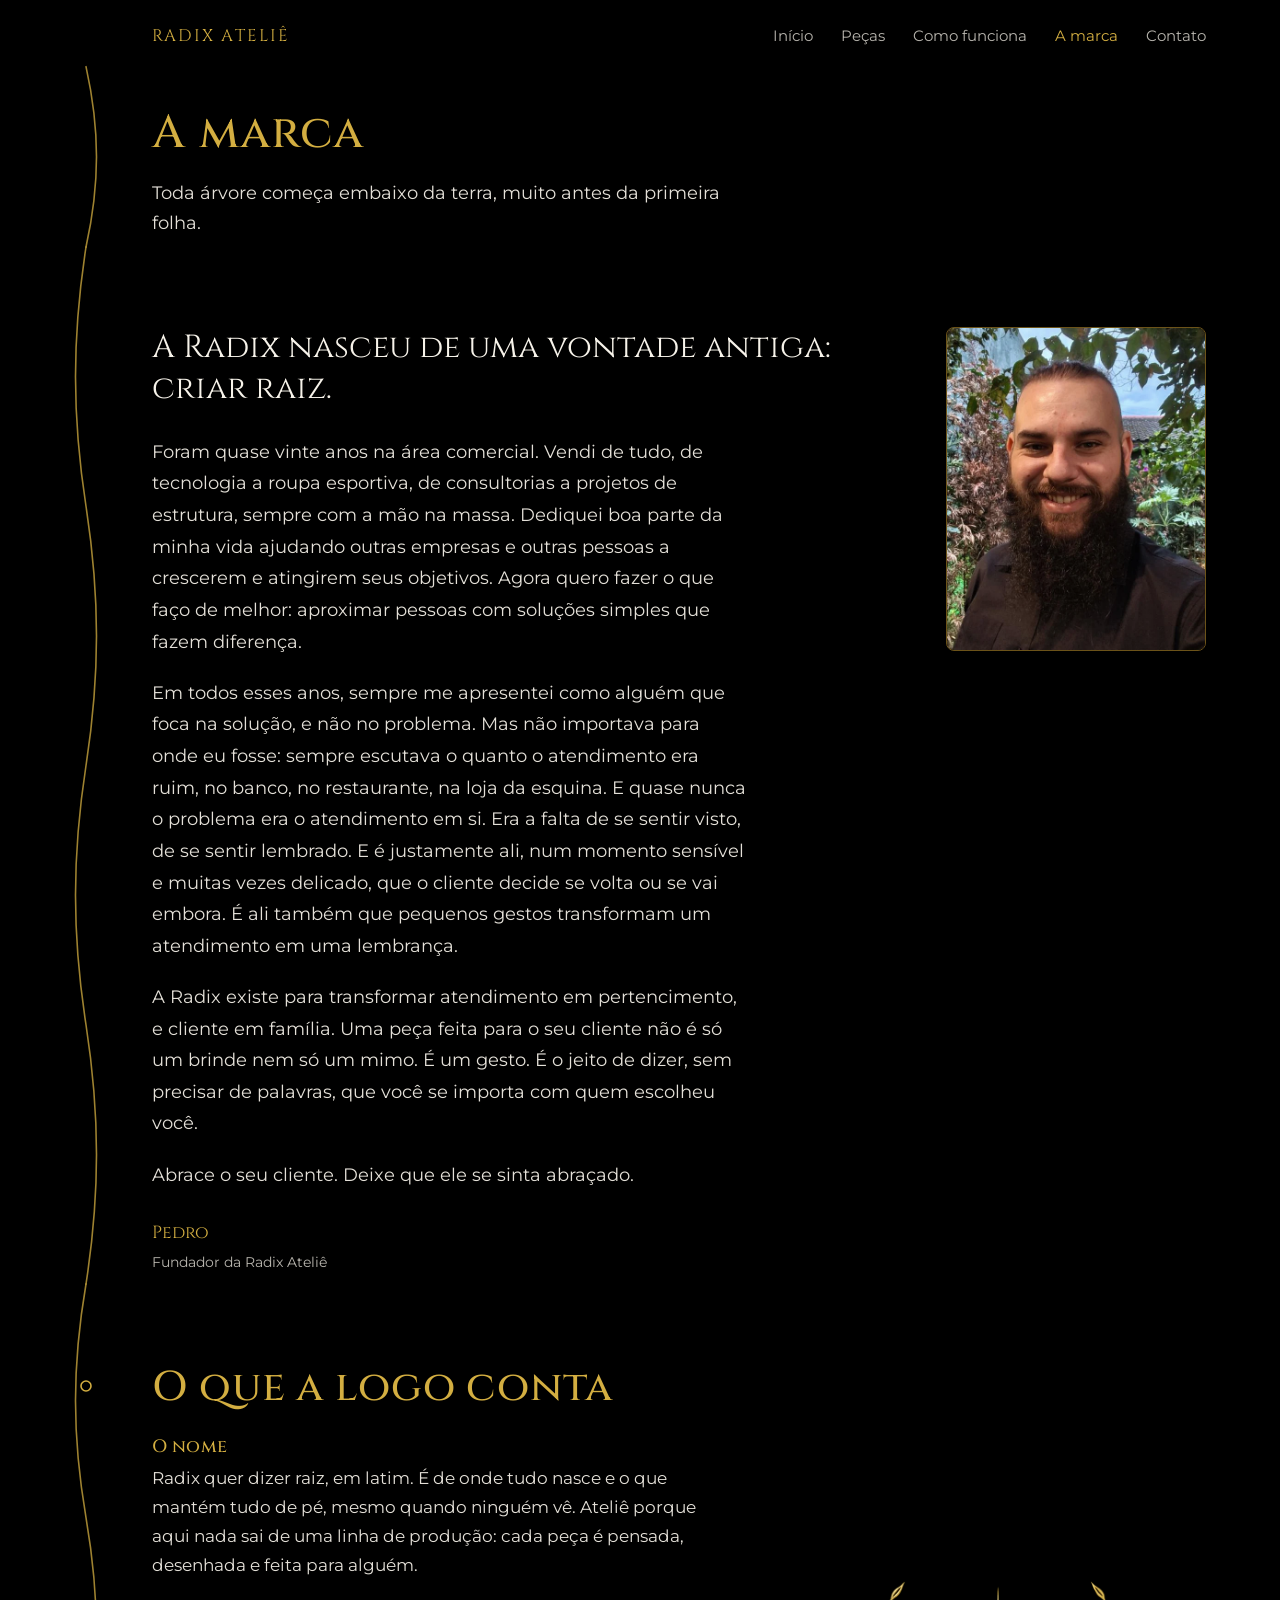
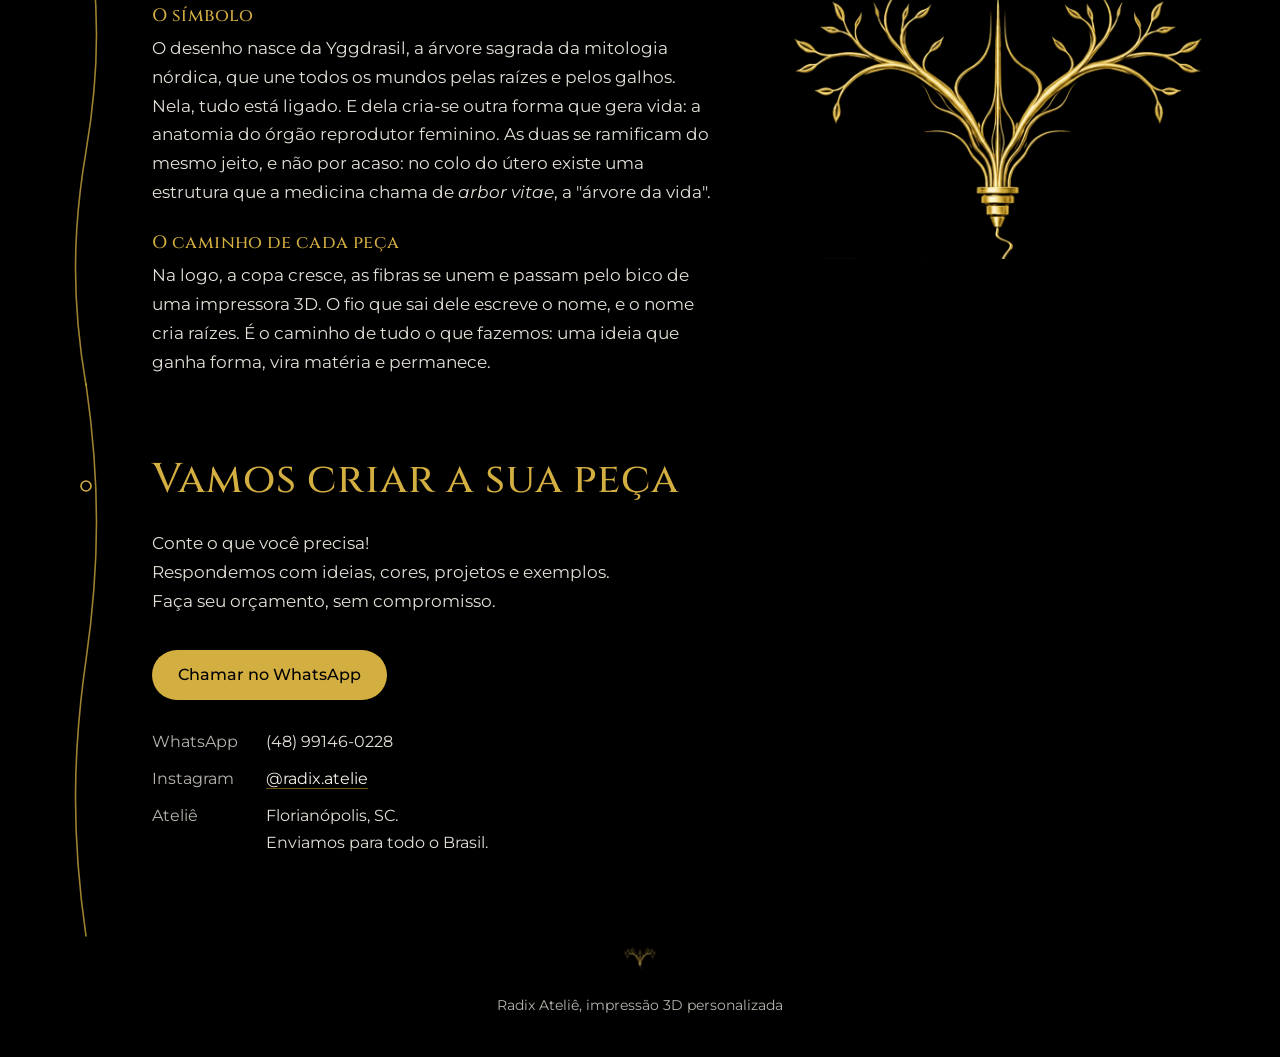
<file: a-marca.html>
<!DOCTYPE html>
<html lang="pt-BR">
<head>
<meta charset="utf-8">
<meta name="viewport" content="width=device-width, initial-scale=1">
<title>A marca | Radix Ateliê</title>
<meta name="description" content="A história da Radix Ateliê e o que a nossa logo conta.">
<meta property="og:title" content="A marca | Radix Ateliê">
<meta property="og:description" content="A história da Radix Ateliê e o que a nossa logo conta.">
<meta property="og:image" content="img/compartilhar.jpg">
<meta property="og:type" content="website">
<meta name="theme-color" content="#000000">
<link rel="icon" href="img/icone-32.png" sizes="32x32">
<link rel="apple-touch-icon" href="img/icone-180.png">
<link rel="preconnect" href="https://fonts.googleapis.com">
<link rel="preconnect" href="https://fonts.gstatic.com" crossorigin>
<link href="https://fonts.googleapis.com/css2?family=Cinzel:wght@500;600&family=Montserrat:wght@300;400;500&display=swap" rel="stylesheet">
<link rel="stylesheet" href="style.css">
</head>
<body>

<header class="topo">
  <a class="nome" href="index.html">RADIX ATELIÊ</a>
  <button class="menu" type="button" aria-expanded="false" aria-controls="navegacao">Menu</button>
  <nav id="navegacao" aria-label="Páginas">
    <a href="index.html">Início</a>
    <a href="pecas.html">Peças</a>
    <a href="como-funciona.html">Como funciona</a>
    <a href="a-marca.html" aria-current="page">A marca</a>
    <a href="#contato">Contato</a>
  </nav>
</header>

<main>
<section class="trecho cabeca-pagina">
  <div class="fio" aria-hidden="true"><svg><path d=""/></svg></div>
  <div class="conteudo">
    <h1>A marca</h1>
    <p>Toda árvore começa embaixo da terra, muito antes da primeira folha.</p>
  </div>
</section>
<section class="trecho secao" id="historia">
  <div class="fio" aria-hidden="true"><svg><path d=""/></svg></div>
  <div class="conteudo">
    <div class="carta-bloco">
    <figure class="retrato"><img src="img/pedro.webp" width="560" height="700" alt="Pedro, fundador da Radix Ateliê, sorrindo num jardim."></figure>
    <div class="carta">
      <p class="abre">A Radix nasceu de uma vontade antiga: criar raiz.</p>
      <p>Foram quase vinte anos na área comercial. Vendi de tudo, de tecnologia a roupa esportiva, de consultorias a projetos de estrutura, sempre com a mão na massa. Dediquei boa parte da minha vida ajudando outras empresas e outras pessoas a crescerem e atingirem seus objetivos. Agora quero fazer o que faço de melhor: aproximar pessoas com soluções simples que fazem diferença.</p>
      <p>Em todos esses anos, sempre me apresentei como alguém que foca na solução, e não no problema. Mas não importava para onde eu fosse: sempre escutava o quanto o atendimento era ruim, no banco, no restaurante, na loja da esquina. E quase nunca o problema era o atendimento em si. Era a falta de se sentir visto, de se sentir lembrado. E é justamente ali, num momento sensível e muitas vezes delicado, que o cliente decide se volta ou se vai embora. É ali também que pequenos gestos transformam um atendimento em uma lembrança.</p>
      <p>A Radix existe para transformar atendimento em pertencimento, e cliente em família. Uma peça feita para o seu cliente não é só um brinde nem só um mimo. É um gesto. É o jeito de dizer, sem precisar de palavras, que você se importa com quem escolheu você.</p>
      <p>Abrace o seu cliente. Deixe que ele se sinta abraçado.</p>
      <p class="assina">Pedro<span>Fundador da Radix Ateliê</span></p>
    </div>
    </div>
  </div>
</section>
<section class="trecho secao" id="logo">
  <div class="fio" aria-hidden="true"><svg><path d=""/><circle cx="50%" cy="102" r="5"/></svg></div>
  <div class="conteudo">
    <h2>O que a logo conta</h2>
    <div class="historia">
      <div class="texto">
        <h3>O nome</h3>
        <p>Radix quer dizer raiz, em latim. É de onde tudo nasce e o que mantém tudo de pé, mesmo quando ninguém vê. Ateliê porque aqui nada sai de uma linha de produção: cada peça é pensada, desenhada e feita para alguém.</p>
        <h3>O símbolo</h3>
        <p>O desenho nasce da Yggdrasil, a árvore sagrada da mitologia nórdica, que une todos os mundos pelas raízes e pelos galhos. Nela, tudo está ligado. E dela cria-se outra forma que gera vida: a anatomia do órgão reprodutor feminino. As duas se ramificam do mesmo jeito, e não por acaso: no colo do útero existe uma estrutura que a medicina chama de <i>arbor vitae</i>, a "árvore da vida".</p>
        <h3>O caminho de cada peça</h3>
        <p>Na logo, a copa cresce, as fibras se unem e passam pelo bico de uma impressora 3D. O fio que sai dele escreve o nome, e o nome cria raízes. É o caminho de tudo o que fazemos: uma ideia que ganha forma, vira matéria e permanece.</p>
      </div>
      <figure class="simbolo"><img src="img/simbolo.webp" width="900" height="654" loading="lazy" alt="Símbolo da Radix: galhos com folhas que se unem e descem até um bico de impressora 3D, de onde sai um fio."></figure>
    </div>
  </div>
</section>
<section class="trecho faixa-contato" id="contato">
  <div class="fio" aria-hidden="true"><svg><path d=""/><circle cx="50%" cy="102" r="5"/></svg></div>
  <div class="conteudo">
    <h2>Vamos criar a sua peça</h2>
    <p>Conte o que você precisa!<br>Respondemos com ideias, cores, projetos e exemplos.<br>Faça seu orçamento, sem compromisso.</p>
    <div class="acoes"><a class="botao cheio" data-whatsapp href="#contato">Chamar no WhatsApp</a></div>
    <dl>
      <dt>WhatsApp</dt><dd data-whatsapp-texto>(48) 99146-0228</dd>
      <dt>Instagram</dt><dd><a href="https://www.instagram.com/radix.atelie/" target="_blank" rel="noopener">@radix.atelie</a></dd>
      <dt>Ateliê</dt><dd>Florianópolis, SC.<br>Enviamos para todo o Brasil.</dd>
    </dl>
  </div>
</section>
</main>

<footer>
  <img src="img/icone-180.png" width="180" height="180" alt="">
  Radix Ateliê, impressão 3D personalizada
</footer>
<script src="site.js"></script>
</body>
</html>
</file>
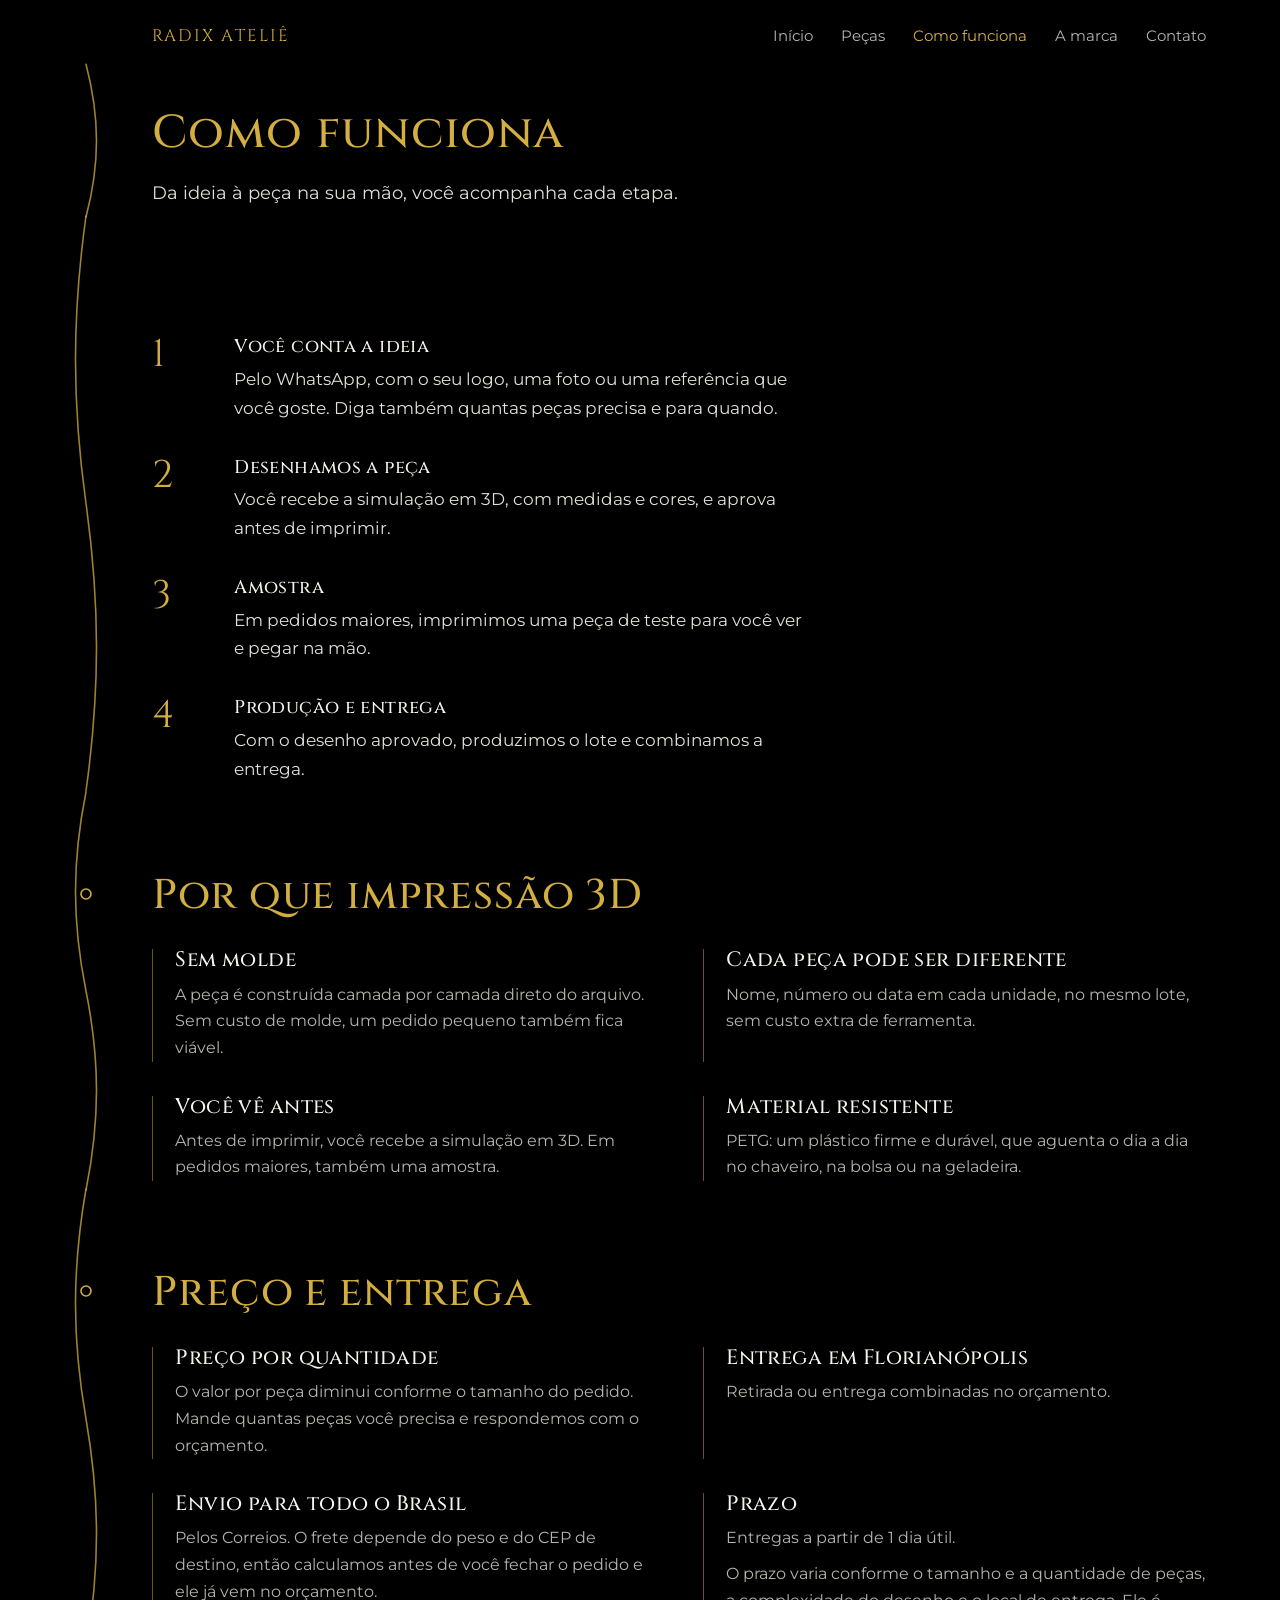
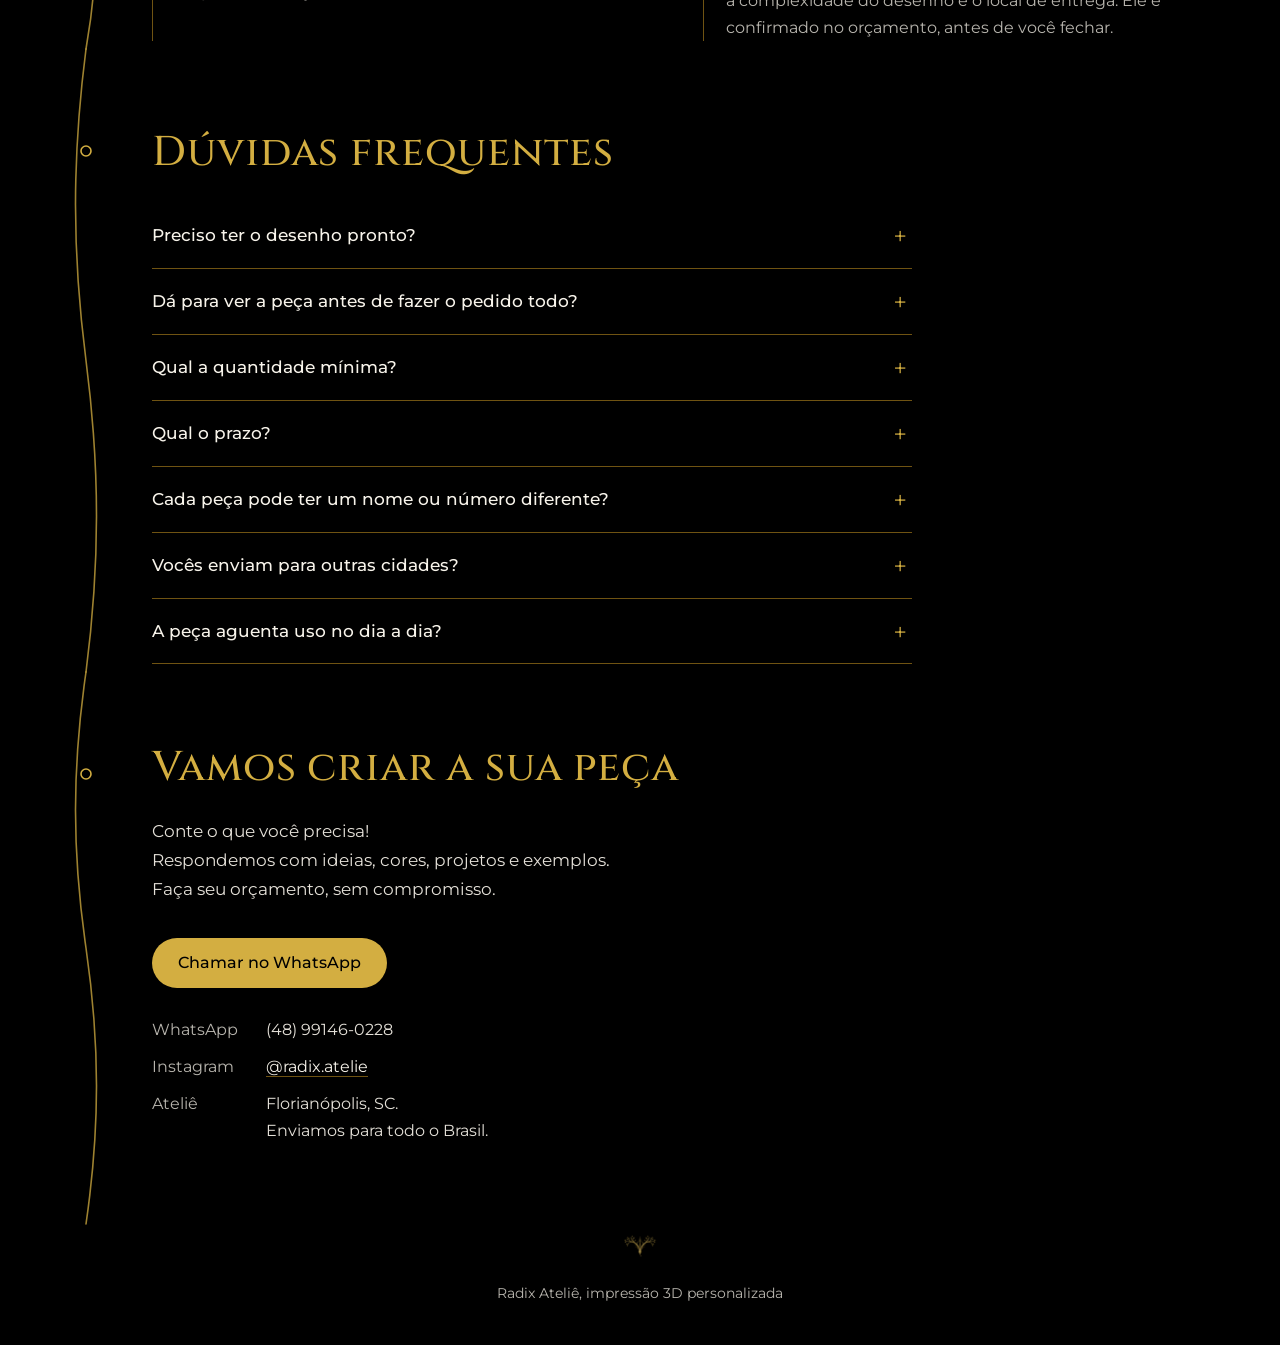
<file: como-funciona.html>
<!DOCTYPE html>
<html lang="pt-BR">
<head>
<meta charset="utf-8">
<meta name="viewport" content="width=device-width, initial-scale=1">
<title>Como funciona | Radix Ateliê</title>
<meta name="description" content="Da ideia à peça pronta: simulação em 3D, amostra, produção e envio para todo o Brasil.">
<meta property="og:title" content="Como funciona | Radix Ateliê">
<meta property="og:description" content="Da ideia à peça pronta: simulação em 3D, amostra, produção e envio para todo o Brasil.">
<meta property="og:image" content="img/compartilhar.jpg">
<meta property="og:type" content="website">
<meta name="theme-color" content="#000000">
<link rel="icon" href="img/icone-32.png" sizes="32x32">
<link rel="apple-touch-icon" href="img/icone-180.png">
<link rel="preconnect" href="https://fonts.googleapis.com">
<link rel="preconnect" href="https://fonts.gstatic.com" crossorigin>
<link href="https://fonts.googleapis.com/css2?family=Cinzel:wght@500;600&family=Montserrat:wght@300;400;500&display=swap" rel="stylesheet">
<link rel="stylesheet" href="style.css">
</head>
<body>

<header class="topo">
  <a class="nome" href="index.html">RADIX ATELIÊ</a>
  <button class="menu" type="button" aria-expanded="false" aria-controls="navegacao">Menu</button>
  <nav id="navegacao" aria-label="Páginas">
    <a href="index.html">Início</a>
    <a href="pecas.html">Peças</a>
    <a href="como-funciona.html" aria-current="page">Como funciona</a>
    <a href="a-marca.html">A marca</a>
    <a href="#contato">Contato</a>
  </nav>
</header>

<main>
<section class="trecho cabeca-pagina">
  <div class="fio" aria-hidden="true"><svg><path d=""/></svg></div>
  <div class="conteudo">
    <h1>Como funciona</h1>
    <p>Da ideia à peça na sua mão, você acompanha cada etapa.</p>
  </div>
</section>
<section class="trecho secao" id="etapas">
  <div class="fio" aria-hidden="true"><svg><path d=""/></svg></div>
  <div class="conteudo">
    <ol class="passos">
      <li><div><h3>Você conta a ideia</h3><p>Pelo WhatsApp, com o seu logo, uma foto ou uma referência que você goste. Diga também quantas peças precisa e para quando.</p></div></li>
      <li><div><h3>Desenhamos a peça</h3><p>Você recebe a simulação em 3D, com medidas e cores, e aprova antes de imprimir.</p></div></li>
      <li><div><h3>Amostra</h3><p>Em pedidos maiores, imprimimos uma peça de teste para você ver e pegar na mão.</p></div></li>
      <li><div><h3>Produção e entrega</h3><p>Com o desenho aprovado, produzimos o lote e combinamos a entrega.</p></div></li>
    </ol>
  </div>
</section>
<section class="trecho secao" id="por-que-3d">
  <div class="fio" aria-hidden="true"><svg><path d=""/><circle cx="50%" cy="102" r="5"/></svg></div>
  <div class="conteudo">
    <h2>Por que impressão 3D</h2>
    <div class="vantagens">
      <div><h3>Sem molde</h3><p>A peça é construída camada por camada direto do arquivo. Sem custo de molde, um pedido pequeno também fica viável.</p></div>
      <div><h3>Cada peça pode ser diferente</h3><p>Nome, número ou data em cada unidade, no mesmo lote, sem custo extra de ferramenta.</p></div>
      <div><h3>Você vê antes</h3><p>Antes de imprimir, você recebe a simulação em 3D. Em pedidos maiores, também uma amostra.</p></div>
      <div><h3>Material resistente</h3><p>PETG: um plástico firme e durável, que aguenta o dia a dia no chaveiro, na bolsa ou na geladeira.</p></div>
    </div>
  </div>
</section>
<section class="trecho secao" id="entrega">
  <div class="fio" aria-hidden="true"><svg><path d=""/><circle cx="50%" cy="102" r="5"/></svg></div>
  <div class="conteudo">
    <h2>Preço e entrega</h2>
    <div class="vantagens">
      <div><h3>Preço por quantidade</h3><p>O valor por peça diminui conforme o tamanho do pedido. Mande quantas peças você precisa e respondemos com o orçamento.</p></div>
      <div><h3>Entrega em Florianópolis</h3><p>Retirada ou entrega combinadas no orçamento.</p></div>
      <div><h3>Envio para todo o Brasil</h3><p>Pelos Correios. O frete depende do peso e do CEP de destino, então calculamos antes de você fechar o pedido e ele já vem no orçamento.</p></div>
      <div><h3>Prazo</h3><p>Entregas a partir de 1 dia útil.</p><p class="obs">O prazo varia conforme o tamanho e a quantidade de peças, a complexidade do desenho e o local de entrega. Ele é confirmado no orçamento, antes de você fechar.</p></div>
    </div>
  </div>
</section>
<section class="trecho secao" id="duvidas">
  <div class="fio" aria-hidden="true"><svg><path d=""/><circle cx="50%" cy="102" r="5"/></svg></div>
  <div class="conteudo">
    <h2>Dúvidas frequentes</h2>
    <div class="faq">
      <details><summary>Preciso ter o desenho pronto?</summary><p>Não. Pode mandar o seu logo, uma foto ou só a ideia. A gente desenha a peça e envia a simulação em 3D para você aprovar.</p></details>
      <details><summary>Dá para ver a peça antes de fazer o pedido todo?</summary><p>Sim. Você aprova a simulação em 3D antes de qualquer impressão, e em pedidos maiores imprimimos uma amostra.</p></details>
      <details><summary>Qual a quantidade mínima?</summary><p>A partir de 1 peça. O preço por unidade cai conforme a quantidade, por isso vale contar quantas você precisa no pedido de orçamento.</p></details>
      <details><summary>Qual o prazo?</summary><p>Entregas a partir de 1 dia útil. O prazo varia conforme o tamanho e a quantidade de peças, a complexidade do desenho e o local de entrega, e é confirmado no orçamento.</p></details>
      <details><summary>Cada peça pode ter um nome ou número diferente?</summary><p>Pode. Na impressão 3D cada unidade pode ser diferente, no mesmo lote.</p></details>
      <details><summary>Vocês enviam para outras cidades?</summary><p>Sim, para todo o Brasil pelos Correios. O frete é calculado pelo peso e pelo CEP e vem junto no orçamento.</p></details>
      <details><summary>A peça aguenta uso no dia a dia?</summary><p>Sim. O PETG é firme e resistente a quedas e ao uso no chaveiro ou na bolsa. Só evite deixar a peça em lugares muito quentes, como o painel do carro ao sol.</p></details>
    </div>
  </div>
</section>
<section class="trecho faixa-contato" id="contato">
  <div class="fio" aria-hidden="true"><svg><path d=""/><circle cx="50%" cy="102" r="5"/></svg></div>
  <div class="conteudo">
    <h2>Vamos criar a sua peça</h2>
    <p>Conte o que você precisa!<br>Respondemos com ideias, cores, projetos e exemplos.<br>Faça seu orçamento, sem compromisso.</p>
    <div class="acoes"><a class="botao cheio" data-whatsapp href="#contato">Chamar no WhatsApp</a></div>
    <dl>
      <dt>WhatsApp</dt><dd data-whatsapp-texto>(48) 99146-0228</dd>
      <dt>Instagram</dt><dd><a href="https://www.instagram.com/radix.atelie/" target="_blank" rel="noopener">@radix.atelie</a></dd>
      <dt>Ateliê</dt><dd>Florianópolis, SC.<br>Enviamos para todo o Brasil.</dd>
    </dl>
  </div>
</section>
</main>

<footer>
  <img src="img/icone-180.png" width="180" height="180" alt="">
  Radix Ateliê, impressão 3D personalizada
</footer>
<script src="site.js"></script>
</body>
</html>
</file>
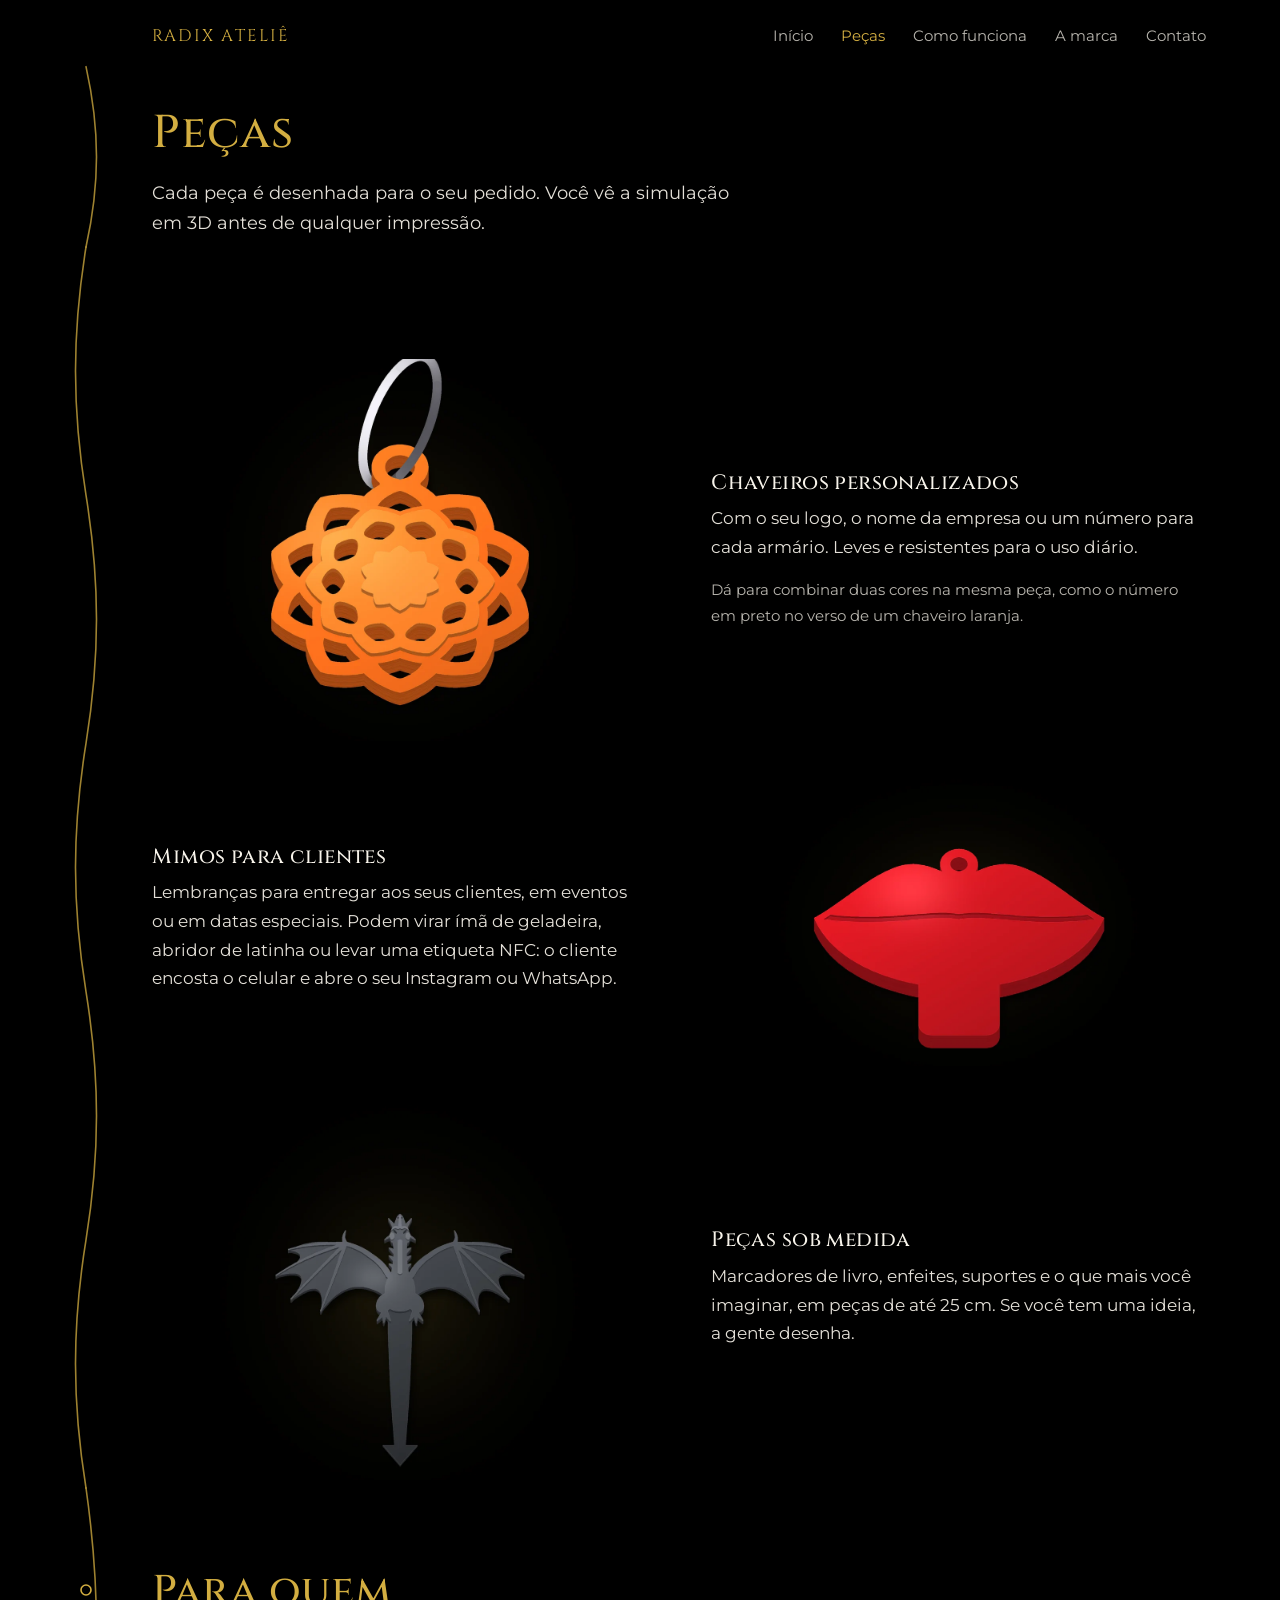
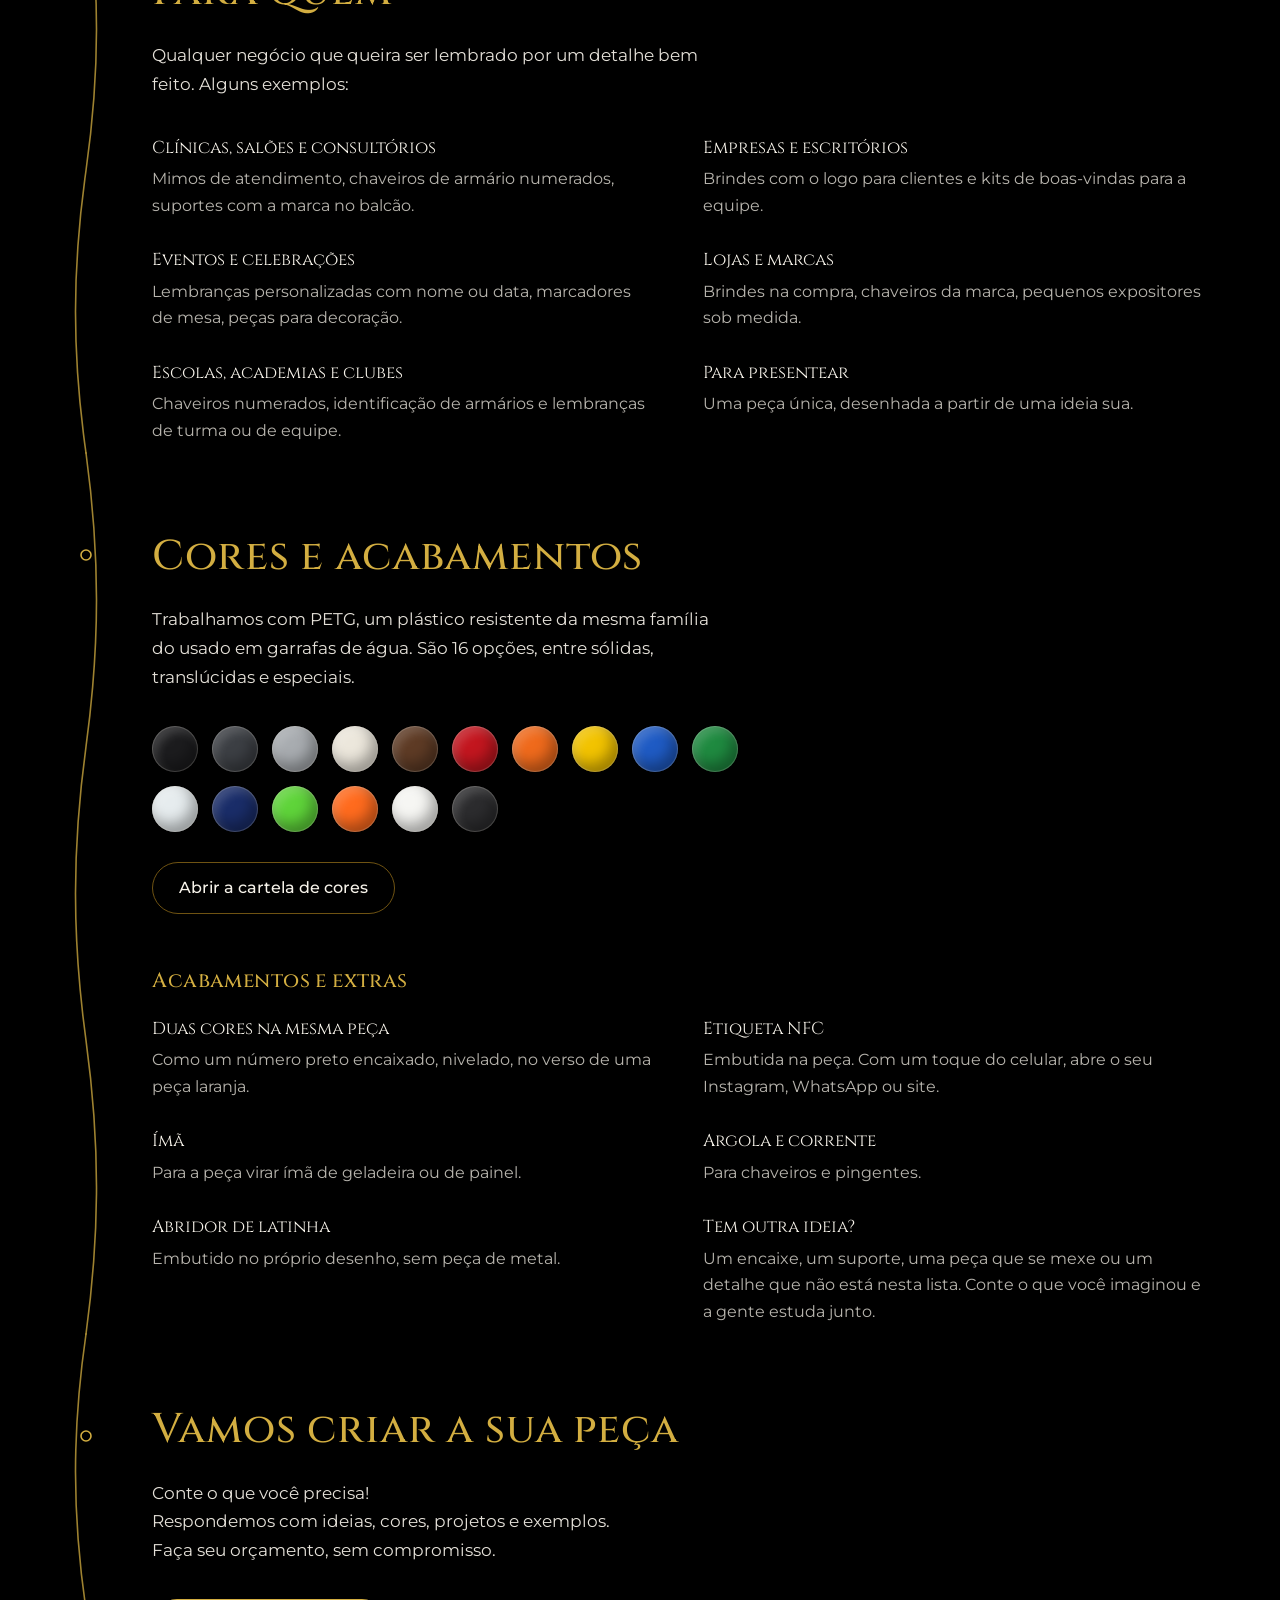
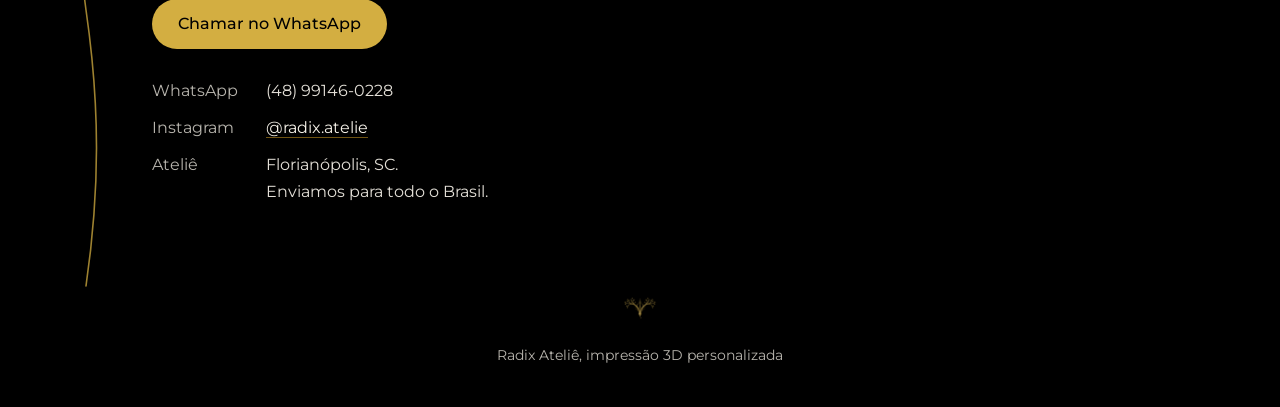
<file: pecas.html>
<!DOCTYPE html>
<html lang="pt-BR">
<head>
<meta charset="utf-8">
<meta name="viewport" content="width=device-width, initial-scale=1">
<title>Peças | Radix Ateliê</title>
<meta name="description" content="Chaveiros, mimos e peças sob medida em impressão 3D, em 16 cores de PETG, com NFC, ímã, argola e duas cores na mesma peça.">
<meta property="og:title" content="Peças | Radix Ateliê">
<meta property="og:description" content="Chaveiros, mimos e peças sob medida em impressão 3D, em 16 cores de PETG, com NFC, ímã, argola e duas cores na mesma peça.">
<meta property="og:image" content="img/compartilhar.jpg">
<meta property="og:type" content="website">
<meta name="theme-color" content="#000000">
<link rel="icon" href="img/icone-32.png" sizes="32x32">
<link rel="apple-touch-icon" href="img/icone-180.png">
<link rel="preconnect" href="https://fonts.googleapis.com">
<link rel="preconnect" href="https://fonts.gstatic.com" crossorigin>
<link href="https://fonts.googleapis.com/css2?family=Cinzel:wght@500;600&family=Montserrat:wght@300;400;500&display=swap" rel="stylesheet">
<link rel="stylesheet" href="style.css">
</head>
<body>

<header class="topo">
  <a class="nome" href="index.html">RADIX ATELIÊ</a>
  <button class="menu" type="button" aria-expanded="false" aria-controls="navegacao">Menu</button>
  <nav id="navegacao" aria-label="Páginas">
    <a href="index.html">Início</a>
    <a href="pecas.html" aria-current="page">Peças</a>
    <a href="como-funciona.html">Como funciona</a>
    <a href="a-marca.html">A marca</a>
    <a href="#contato">Contato</a>
  </nav>
</header>

<main>
<section class="trecho cabeca-pagina">
  <div class="fio" aria-hidden="true"><svg><path d=""/></svg></div>
  <div class="conteudo">
    <h1>Peças</h1>
    <p>Cada peça é desenhada para o seu pedido. Você vê a simulação em 3D antes de qualquer impressão.</p>
  </div>
</section>
<section class="trecho secao" id="o-que-fazemos">
  <div class="fio" aria-hidden="true"><svg><path d=""/></svg></div>
  <div class="conteudo">
    <article class="peca" id="chaveiros">
      <div class="foto"><img src="img/mandala.webp" width="900" height="956" loading="lazy" alt="Chaveiro em forma de mandala laranja com argola de metal."></div>
      <div>
        <h3>Chaveiros personalizados</h3>
        <p>Com o seu logo, o nome da empresa ou um número para cada armário. Leves e resistentes para o uso diário.</p>
        <p class="detalhe">Dá para combinar duas cores na mesma peça, como o número em preto no verso de um chaveiro laranja.</p>
      </div>
    </article>
    <article class="peca" id="mimos">
      <div class="foto"><img src="img/boca.webp" width="900" height="731" loading="lazy" alt="Peça vermelha em forma de lábios."></div>
      <div>
        <h3>Mimos para clientes</h3>
        <p>Lembranças para entregar aos seus clientes, em eventos ou em datas especiais. Podem virar ímã de geladeira, abridor de latinha ou levar uma etiqueta NFC: o cliente encosta o celular e abre o seu Instagram ou WhatsApp.</p>
      </div>
    </article>
    <article class="peca" id="sob-medida">
      <div class="foto"><img src="img/marcador.webp" width="900" height="956" loading="lazy" alt="Marcador de livro em forma de dragão cinza com asas abertas."></div>
      <div>
        <h3>Peças sob medida</h3>
        <p>Marcadores de livro, enfeites, suportes e o que mais você imaginar, em peças de até 25 cm. Se você tem uma ideia, a gente desenha.</p>
      </div>
    </article>
  </div>
</section>
<section class="trecho secao" id="para-quem">
  <div class="fio" aria-hidden="true"><svg><path d=""/><circle cx="50%" cy="102" r="5"/></svg></div>
  <div class="conteudo">
    <h2>Para quem</h2>
    <p>Qualquer negócio que queira ser lembrado por um detalhe bem feito. Alguns exemplos:</p>
    <dl class="usos">
      <div><dt>Clínicas, salões e consultórios</dt><dd>Mimos de atendimento, chaveiros de armário numerados, suportes com a marca no balcão.</dd></div>
      <div><dt>Empresas e escritórios</dt><dd>Brindes com o logo para clientes e kits de boas-vindas para a equipe.</dd></div>
      <div><dt>Eventos e celebrações</dt><dd>Lembranças personalizadas com nome ou data, marcadores de mesa, peças para decoração.</dd></div>
      <div><dt>Lojas e marcas</dt><dd>Brindes na compra, chaveiros da marca, pequenos expositores sob medida.</dd></div>
      <div><dt>Escolas, academias e clubes</dt><dd>Chaveiros numerados, identificação de armários e lembranças de turma ou de equipe.</dd></div>
      <div><dt>Para presentear</dt><dd>Uma peça única, desenhada a partir de uma ideia sua.</dd></div>
    </dl>
  </div>
</section>
<section class="trecho secao" id="cores">
  <div class="fio" aria-hidden="true"><svg><path d=""/><circle cx="50%" cy="102" r="5"/></svg></div>
  <div class="conteudo">
    <h2>Cores e acabamentos</h2>
    <p>Trabalhamos com PETG, um plástico resistente da mesma família do usado em garrafas de água. São 16 opções, entre sólidas, translúcidas e especiais.</p>
    <div class="amostras" role="list" aria-label="Cores disponíveis">
      <span role="listitem" title="Preto" style="background:#1C1C1E"></span>
      <span role="listitem" title="Cinza Grafite" style="background:#3C3F44"></span>
      <span role="listitem" title="Cinza Claro" style="background:#A8ACB0"></span>
      <span role="listitem" title="Branco Dental" style="background:#ECE7DC"></span>
      <span role="listitem" title="Marrom" style="background:#5E3B25"></span>
      <span role="listitem" title="Vermelho" style="background:#C3161F"></span>
      <span role="listitem" title="Laranja" style="background:#EF6A1C"></span>
      <span role="listitem" title="Amarelo" style="background:#F2C300"></span>
      <span role="listitem" title="Azul" style="background:#1F5BC4"></span>
      <span role="listitem" title="Verde" style="background:#1F8A40"></span>
      <span role="listitem" title="Natural Translúcido" style="background:#E6ECEE"></span>
      <span role="listitem" title="Azul Marinho Translúcido" style="background:#1A2D69"></span>
      <span role="listitem" title="Verde Neon Translúcido" style="background:#5FD43A"></span>
      <span role="listitem" title="Laranja Neon Translúcido" style="background:#FF6B1E"></span>
      <span role="listitem" title="Branco Blackout" style="background:#F6F6F3"></span>
      <span role="listitem" title="Fibra de Carbono" style="background:#2C2C2E"></span>
    </div>
    <a class="botao contorno" href="cores.html">Abrir a cartela de cores</a>
    <h3 class="subtitulo">Acabamentos e extras</h3>
    <dl class="usos extras">
      <div><dt>Duas cores na mesma peça</dt><dd>Como um número preto encaixado, nivelado, no verso de uma peça laranja.</dd></div>
      <div><dt>Etiqueta NFC</dt><dd>Embutida na peça. Com um toque do celular, abre o seu Instagram, WhatsApp ou site.</dd></div>
      <div><dt>Ímã</dt><dd>Para a peça virar ímã de geladeira ou de painel.</dd></div>
      <div><dt>Argola e corrente</dt><dd>Para chaveiros e pingentes.</dd></div>
      <div><dt>Abridor de latinha</dt><dd>Embutido no próprio desenho, sem peça de metal.</dd></div>
      <div><dt>Tem outra ideia?</dt><dd>Um encaixe, um suporte, uma peça que se mexe ou um detalhe que não está nesta lista. Conte o que você imaginou e a gente estuda junto.</dd></div>
    </dl>
  </div>
</section>
<section class="trecho faixa-contato" id="contato">
  <div class="fio" aria-hidden="true"><svg><path d=""/><circle cx="50%" cy="102" r="5"/></svg></div>
  <div class="conteudo">
    <h2>Vamos criar a sua peça</h2>
    <p>Conte o que você precisa!<br>Respondemos com ideias, cores, projetos e exemplos.<br>Faça seu orçamento, sem compromisso.</p>
    <div class="acoes"><a class="botao cheio" data-whatsapp href="#contato">Chamar no WhatsApp</a></div>
    <dl>
      <dt>WhatsApp</dt><dd data-whatsapp-texto>(48) 99146-0228</dd>
      <dt>Instagram</dt><dd><a href="https://www.instagram.com/radix.atelie/" target="_blank" rel="noopener">@radix.atelie</a></dd>
      <dt>Ateliê</dt><dd>Florianópolis, SC.<br>Enviamos para todo o Brasil.</dd>
    </dl>
  </div>
</section>
</main>

<footer>
  <img src="img/icone-180.png" width="180" height="180" alt="">
  Radix Ateliê, impressão 3D personalizada
</footer>
<script src="site.js"></script>
</body>
</html>
</file>
<file: style.css>
/* Cores da marca (manual de identidade visual) */
:root{
  --preto:#000000; --ouro:#D3AE41; --ouro-luz:#F3DA8A; --ouro-fundo:#6F5312; --marfim:#F7F3EA;
  --texto:rgba(247,243,234,.92); --texto-fraco:rgba(247,243,234,.74);
  --serif:'Cinzel',Georgia,serif; --sans:'Montserrat',system-ui,sans-serif;
  --fio:56px;
}
*{box-sizing:border-box;margin:0;padding:0}
html{scroll-behavior:smooth}
body{background:var(--preto);color:var(--texto);font:400 1.0625rem/1.7 var(--sans);-webkit-font-smoothing:antialiased}
img{display:block;max-width:100%;height:auto}
a{color:inherit}
:focus-visible{outline:2px solid var(--ouro-luz);outline-offset:4px;border-radius:2px}

/* Estrutura: o fio de filamento corre pela margem esquerda e liga as seções, como o fio que sai do bico na logo */
.trecho{display:grid;grid-template-columns:var(--fio) 1fr;max-width:1180px;margin:0 auto;padding:0 24px 0 8px}
.trecho>.fio{position:relative}
.trecho>.fio svg{position:absolute;inset:0;width:100%;height:100%;overflow:visible}
.fio path{fill:none;stroke:var(--ouro);stroke-width:1.6;stroke-linecap:round;opacity:.75}
.fio circle{fill:var(--preto);stroke:var(--ouro);stroke-width:1.6}
.conteudo{padding:0 0 0 clamp(8px,3vw,40px)}

h1,h2,h3{font-family:var(--serif);font-weight:500;color:var(--marfim);letter-spacing:.02em;line-height:1.15}
h2{font-size:clamp(1.9rem,3.4vw,2.6rem);color:var(--ouro);margin-bottom:.6em}
h3{font-size:1.3rem;margin-bottom:.4em}
p{max-width:34em}
p+p{margin-top:1em}

/* Topo */
.topo{display:flex;justify-content:space-between;align-items:center;max-width:1180px;margin:0 auto;padding:22px 24px 0 calc(var(--fio) + 8px + clamp(8px,3vw,40px))}
.topo .nome{font-family:var(--serif);color:var(--ouro);text-decoration:none;font-size:1.05rem;letter-spacing:.12em}
.topo nav{display:flex;gap:28px;font-size:.92rem}
.topo nav a{text-decoration:none;color:var(--texto-fraco)}
.topo nav a:hover{color:var(--ouro-luz)}

/* Abertura */
.abertura .conteudo{display:grid;grid-template-columns:1.05fr .95fr;align-items:center;gap:clamp(24px,4vw,56px);padding-top:40px;padding-bottom:40px}
.abertura h1{font-size:clamp(2.1rem,3.9vw,3.2rem);margin-bottom:.55em}
.abertura .sub{font-size:1.15rem;color:var(--texto);max-width:28em}
.acoes{display:flex;flex-wrap:wrap;gap:14px;margin-top:34px}
.botao{display:inline-block;font:500 .98rem/1 var(--sans);padding:17px 26px;border-radius:999px;text-decoration:none;transition:background .2s,color .2s,border-color .2s}
.botao.cheio{background:var(--ouro);color:var(--preto)}
.botao.cheio:hover{background:var(--ouro-luz)}
.botao.contorno{border:1px solid var(--ouro-fundo);color:var(--marfim)}
.botao.contorno:hover{border-color:var(--ouro)}
.abertura .marca img{width:100%;max-width:470px;margin-left:auto}

/* O que fazemos: peças em fileira alternada, foto e texto */
.secao .conteudo{padding-top:80px;padding-bottom:8px}
.peca{display:grid;grid-template-columns:minmax(0,1fr) minmax(0,1fr);gap:clamp(24px,5vw,64px);align-items:center;margin-top:32px}
.peca:nth-of-type(even) .foto{order:2}
.peca .foto img{width:100%;max-width:360px;margin:0 auto}
.peca .detalhe{font-size:.95rem;color:var(--texto-fraco);margin-top:1em}

/* Como funciona: é uma sequência, por isso numerada */
.passos{list-style:none;margin-top:40px;display:grid;gap:34px;counter-reset:passo}
.passos li{display:grid;grid-template-columns:64px 1fr;gap:18px;counter-increment:passo}
.passos li::before{content:counter(passo);font-family:var(--serif);font-size:2.4rem;color:var(--ouro);line-height:1}
.passos h3{font-size:1.15rem}

/* Cores */
.amostras{display:flex;flex-wrap:wrap;gap:14px;margin:34px 0 30px;max-width:640px}
.amostras span{width:46px;height:46px;border-radius:50%;box-shadow:inset 0 0 0 1px rgba(247,243,234,.18),inset -6px -8px 14px rgba(0,0,0,.35),inset 5px 6px 10px rgba(255,255,255,.18)}

/* Pedido */
.pedido{border-top:1px solid var(--ouro-fundo);border-bottom:1px solid var(--ouro-fundo);padding:44px 0;margin-top:8px}
.pedido p{font-size:1.15rem}

/* Contato e rodapé */
.contato .conteudo{padding-top:80px;padding-bottom:90px}
.faixa-contato dl{display:grid;grid-template-columns:auto 1fr;gap:10px 28px;margin-top:28px;font-size:1rem}
.faixa-contato dt{color:var(--texto-fraco)}
.faixa-contato dd a{text-decoration:none;color:var(--marfim);border-bottom:1px solid var(--ouro-fundo)}
.faixa-contato dd a:hover{border-color:var(--ouro)}
footer{text-align:center;font-size:.85rem;color:var(--texto-fraco);padding:0 24px 40px}
footer img{width:44px;margin:0 auto 14px;opacity:.9}


/* Resumo logo abaixo da abertura */
.fatos{grid-column:1/-1;list-style:none;display:grid;grid-template-columns:repeat(4,minmax(0,1fr));border-top:1px solid var(--ouro-fundo);margin-top:8px}
.fatos li{padding:22px 20px 4px 0;font-size:.92rem;color:var(--texto-fraco)}
.fatos li+li{padding-left:20px;border-left:1px solid var(--ouro-fundo)}
.fatos strong{display:block;font-family:var(--serif);font-weight:500;font-size:1.25rem;color:var(--ouro);margin-bottom:4px}

/* Listas de usos e extras: termo em dourado, descrição embaixo, em duas colunas */
.usos{display:grid;grid-template-columns:repeat(2,minmax(0,1fr));gap:26px 48px;margin-top:34px}
.usos dt{font-family:var(--serif);font-size:1.08rem;color:var(--marfim);margin-bottom:4px}
.usos dd{color:var(--texto-fraco);font-size:.98rem}
.extras{margin-top:20px}
.subtitulo{margin-top:56px;color:var(--ouro)}

/* Vantagens da impressão 3D */
.vantagens{display:grid;grid-template-columns:repeat(2,minmax(0,1fr));gap:34px 48px;margin-top:30px}
.vantagens>div{border-left:1px solid var(--ouro-fundo);padding-left:22px}
.vantagens p{color:var(--texto-fraco);font-size:.98rem}

/* A marca */
.historia{display:grid;grid-template-columns:minmax(0,1.15fr) minmax(0,.85fr);gap:clamp(24px,5vw,64px);align-items:center;margin-top:20px}
.historia h3{margin-top:26px;color:var(--ouro);font-size:1.12rem}
.historia h3:first-child{margin-top:0}
.simbolo img{width:100%;max-width:420px;margin:0 auto}
.quem{margin-top:44px;padding-top:30px;border-top:1px solid var(--ouro-fundo)}
.quem h3{color:var(--ouro);font-size:1.12rem}

/* Dúvidas */
.faq{margin-top:26px;max-width:760px}
.faq details{border-bottom:1px solid var(--ouro-fundo)}
.faq summary{cursor:pointer;list-style:none;padding:18px 40px 18px 0;position:relative;color:var(--marfim);font-weight:500}
.faq summary::-webkit-details-marker{display:none}
.faq summary::after{content:"+";position:absolute;right:6px;top:12px;font-family:var(--serif);font-size:1.6rem;color:var(--ouro);transition:transform .2s}
.faq details[open] summary::after{transform:rotate(45deg)}
.faq details p{padding:0 0 20px;color:var(--texto-fraco)}

@media (max-width:820px){
  .fatos{grid-template-columns:repeat(2,minmax(0,1fr))}
  .fatos li:nth-child(3){padding-left:0;border-left:0}
  .usos,.vantagens,.historia{grid-template-columns:1fr}
  .simbolo{order:-1}
  .simbolo img{max-width:280px}
}

/* Um único movimento: o fio da abertura se desenha ao carregar a página */
@media (prefers-reduced-motion:no-preference){
  .abertura .fio path{stroke-dasharray:var(--len);stroke-dashoffset:var(--len);animation:desenha 2.4s .3s cubic-bezier(.6,0,.3,1) forwards}
  @keyframes desenha{to{stroke-dashoffset:0}}
}

@media (max-width:820px){
  :root{--fio:30px}
  .topo nav{display:none}
  .abertura .conteudo{grid-template-columns:1fr;min-height:auto;padding-top:28px}
  .abertura .marca{order:-1}
  .abertura .marca img{max-width:320px;margin:0 auto}
  .peca{grid-template-columns:1fr;margin-top:44px}
  .peca:nth-of-type(even) .foto{order:0}
  .secao .conteudo,.contato .conteudo{padding-top:72px}
  .passos li{grid-template-columns:44px 1fr}
  .passos li::before{font-size:1.9rem}
}

/* ---------- Páginas ---------- */
.topo nav a[aria-current="page"]{color:var(--ouro)}
.cabeca-pagina .conteudo{padding-top:56px;padding-bottom:8px}
.cabeca-pagina h1{font-size:clamp(2rem,3.6vw,2.9rem);color:var(--ouro);margin-bottom:.4em}
.cabeca-pagina p{font-size:1.12rem}
.menu{display:none}

/* Peça 3D que gira */
.vitrine{display:grid;grid-template-columns:minmax(0,1.1fr) minmax(0,.9fr);gap:clamp(24px,4vw,56px);align-items:center;margin-top:24px}
.palco{position:relative;aspect-ratio:1/1;max-height:560px;width:100%;border-radius:8px;background:radial-gradient(60% 55% at 50% 48%,rgba(211,174,65,.16),rgba(0,0,0,0) 70%);cursor:grab;touch-action:pan-y}
.palco:active{cursor:grabbing}
.palco canvas,.palco img{position:absolute;inset:0;width:100%;height:100%;object-fit:contain}
.palco .dica{position:absolute;left:0;right:0;bottom:10px;text-align:center;font-size:.85rem;color:var(--texto-fraco);pointer-events:none}
.escolha{display:flex;flex-wrap:wrap;gap:10px;margin:22px 0 18px}
.escolha button{width:40px;height:40px;border-radius:50%;border:0;cursor:pointer;box-shadow:inset 0 0 0 1px rgba(247,243,234,.2),inset -5px -7px 12px rgba(0,0,0,.35),inset 4px 5px 9px rgba(255,255,255,.18)}
.escolha button[aria-pressed="true"]{outline:2px solid var(--ouro);outline-offset:3px}
.vitrine .nome-cor{color:var(--texto-fraco);font-size:.95rem}
.botoes-palco{display:flex;gap:12px;flex-wrap:wrap}
.botao.pequeno{padding:12px 20px;font-size:.9rem}

/* Destaques da página inicial */
.destaques{display:grid;grid-template-columns:repeat(3,minmax(0,1fr));gap:28px;margin-top:28px}
.destaques a{text-decoration:none;display:block}
.destaques img{width:100%;max-width:240px;margin:0 auto 12px}
.destaques h3{font-size:1.1rem}
.destaques p{color:var(--texto-fraco);font-size:.95rem}
.destaques a:hover h3{color:var(--ouro-luz)}

/* Frase da marca */
.manifesto{margin-top:8px;padding:56px 0;border-top:1px solid var(--ouro-fundo);border-bottom:1px solid var(--ouro-fundo);text-align:left}
.manifesto blockquote{font-family:var(--serif);font-size:clamp(1.9rem,4vw,3rem);color:var(--ouro);line-height:1.15}
.manifesto p{margin-top:18px;font-size:1.1rem}
.manifesto a{display:inline-block;margin-top:18px;color:var(--marfim)}

/* Carta do fundador */
.carta{max-width:40em}
.carta p{font-size:1.1rem;line-height:1.8}
.carta p+p{margin-top:1.1em}
.carta .abre{font-family:var(--serif);font-size:clamp(1.5rem,2.6vw,2rem);color:var(--marfim);line-height:1.3;margin-bottom:.8em}
.carta .assina{margin-top:1.6em;font-family:var(--serif);color:var(--ouro);font-size:1.1rem}
.carta .assina span{display:block;font-family:var(--sans);font-size:.9rem;color:var(--texto-fraco)}

/* Faixa de contato em todas as páginas */
.faixa-contato .conteudo{padding-top:72px;padding-bottom:80px}

@media (max-width:820px){
  .menu{display:inline-flex;align-items:center;gap:8px;background:none;border:1px solid var(--ouro-fundo);color:var(--marfim);border-radius:999px;padding:9px 16px;font:500 .9rem var(--sans);cursor:pointer}
  .topo{flex-wrap:wrap;padding-left:24px}
  .topo nav{display:none;width:100%;flex-direction:column;gap:0;margin-top:12px;border-top:1px solid var(--ouro-fundo)}
  .topo nav.aberto{display:flex}
  .topo nav a{padding:14px 0;border-bottom:1px solid rgba(111,83,18,.5);font-size:1rem}
  .vitrine,.destaques{grid-template-columns:1fr}
  .destaques img{max-width:200px}
  .cabeca-pagina .conteudo{padding-top:36px}
}
.sr{position:absolute;width:1px;height:1px;overflow:hidden;clip:rect(0 0 0 0);white-space:nowrap}
button.botao{background:transparent;border:0;cursor:pointer}
button.botao.contorno{border:1px solid var(--ouro-fundo);color:var(--marfim)}
.destaques img{height:210px;width:100%;object-fit:contain}
.carta-bloco{display:grid;grid-template-columns:minmax(0,1fr) 260px;gap:clamp(24px,5vw,64px);align-items:start}
.carta-bloco .retrato{order:2;position:sticky;top:24px}
.retrato img{width:100%;border-radius:8px;border:1px solid var(--ouro-fundo);filter:saturate(.9)}
.obs{font-size:.85rem;color:var(--texto-fraco);margin-top:.6em}
@media (max-width:820px){
  .carta-bloco{grid-template-columns:1fr}
  .carta-bloco .retrato{order:0;position:static;max-width:220px}
}

/* Vitrine 3D: palco com moldura e ficha da peça */
.palco-moldura{border:1px solid var(--ouro-fundo);border-radius:10px;padding:10px 10px 0;background:radial-gradient(70% 60% at 50% 45%,rgba(211,174,65,.12),rgba(0,0,0,0) 72%)}
.palco-moldura .palco{background:none;max-height:520px}
.palco-moldura figcaption{text-align:center;font-size:.85rem;color:var(--texto-fraco);padding:10px 0 12px;border-top:1px solid rgba(111,83,18,.5)}
.ficha h3{font-size:1.45rem;color:var(--ouro);margin-bottom:16px}
.ficha dl{display:grid;grid-template-columns:auto 1fr;gap:8px 22px;font-size:.98rem;margin-bottom:26px}
.ficha dt{color:var(--texto-fraco)}
.ficha dd{color:var(--marfim)}
.lado{display:inline-flex;border:1px solid var(--ouro-fundo);border-radius:999px;padding:4px;margin-bottom:26px}
.lado button{background:none;border:0;color:var(--texto-fraco);font:500 .92rem var(--sans);padding:10px 22px;border-radius:999px;cursor:pointer}
.lado button[aria-pressed="true"]{background:var(--ouro);color:var(--preto)}
.rotulo{font-size:.95rem;color:var(--texto-fraco)}
.rotulo .nome-cor{color:var(--marfim);margin-left:8px}
.ficha .escolha{margin-top:12px}
</file>
